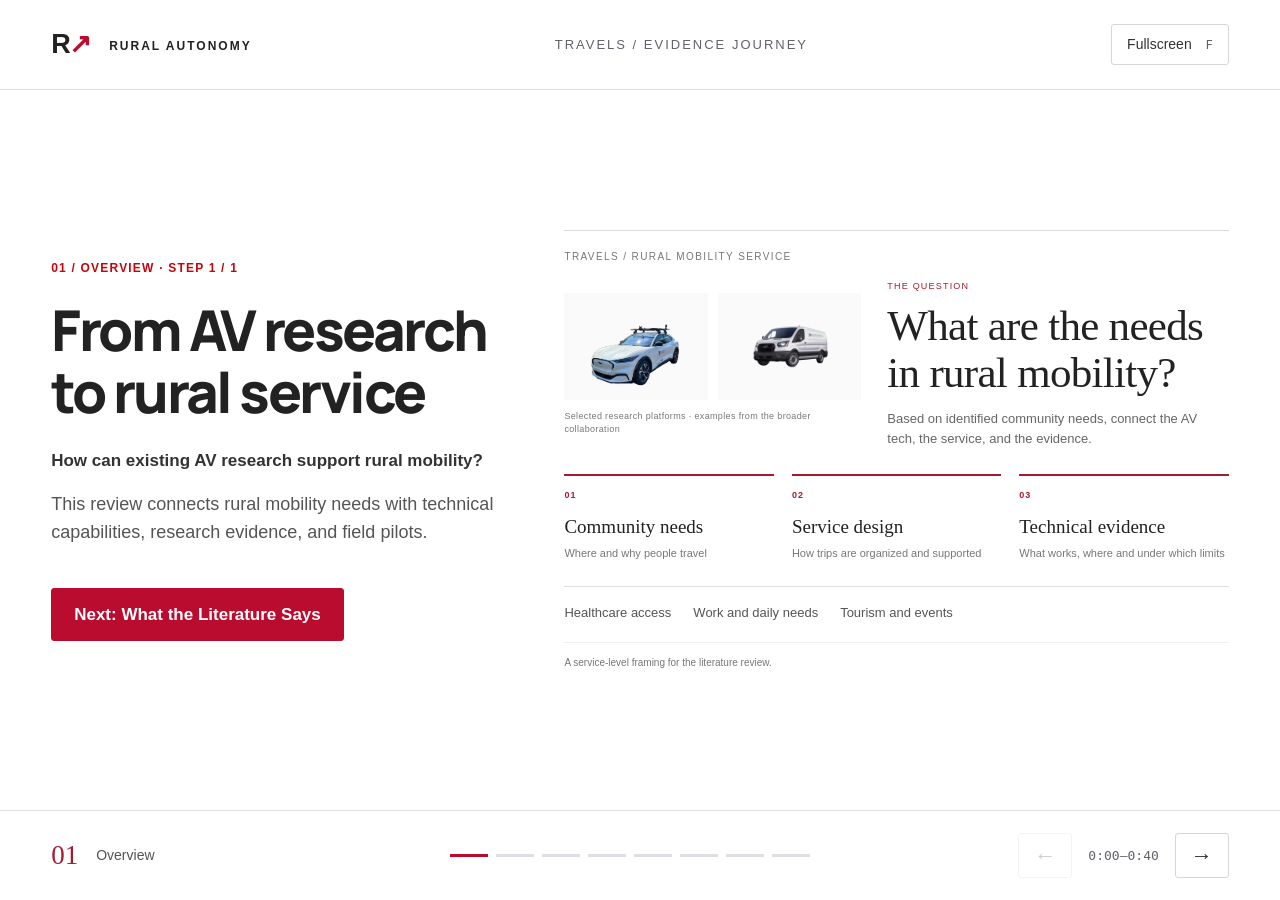
<file: presentation/stage.html>
<!doctype html>
<html lang="en"><head><meta charset="utf-8"><meta name="viewport" content="width=device-width,initial-scale=1"><title>Rural Autonomy · An Evidence Journey</title><meta name="description" content="An interactive ten-minute presentation connecting rural mobility needs, autonomous vehicle capabilities, research evidence, and field pilots."><link rel="icon" href="data:image/svg+xml,%3Csvg xmlns='http://www.w3.org/2000/svg' viewBox='0 0 32 32'%3E%3Crect width='32' height='32' rx='8' fill='%230c1421'/%3E%3Cpath d='M9 26V6h8a6 6 0 010 12H9m8 0 7 8' fill='none' stroke='%23ff526c' stroke-width='3'/%3E%3C/svg%3E"><link rel="stylesheet" href="style.css?v=75db200c"><link rel="stylesheet" href="editorial.css?v=ccbe0d3c"><link rel="stylesheet" href="story.css?v=6d9bc56c"></head>
<body><header><a class="brand" href="#1">R<span>↗</span> <b>RURAL AUTONOMY</b></a><span class="edition">TRAVELS / EVIDENCE JOURNEY</span><div class="tools"><button id="fullButton" title="Fullscreen (F)">Fullscreen <kbd>F</kbd></button></div></header>
<main id="stage" tabindex="-1"><section class="narrative"><div class="eyebrow" id="eyebrow"></div><h1 id="title"></h1><p class="intro" id="intro"></p><div id="details"></div><div id="actions"></div></section><section class="visual" id="visual" aria-label="Interactive research visualization"></section></main>
<footer><div class="chapter"><span id="number">01</span><span id="chapterName"></span></div><nav id="chapters" aria-label="Presentation chapters"></nav><div class="navigation"><button id="prev" aria-label="Previous chapter">←</button><span id="time">0:00–1:00</span><button id="next" aria-label="Next chapter">→</button></div></footer>

<dialog id="sourceDialog"><button class="close" aria-label="Close evidence details">×</button><div id="sourceContent"></div></dialog><div id="announcement" class="sr" aria-live="polite"></div>
<script src="../data.js?v=16712b63"></script><script src="media.js?v=0f11c38e"></script><script src="beats.js?v=2de508de"></script><script src="story.js?v=f6fb481c"></script><script src="app.js?v=ef863f14"></script></body></html>
</file>
<file: presentation/style.css>
:root{color-scheme:dark;--bg:#0b111c;--surface:#101b2a;--ink:#f1f4f9;--muted:#a6b1c2;--line:#283447;--red:#ff526c;--blue:#6cbfcf;--gold:#f0c27d}*{box-sizing:border-box}body{margin:0;background:var(--bg);color:var(--ink);font:17px/1.5 'Segoe UI',Arial,sans-serif;min-height:100svh}button,a{-webkit-tap-highlight-color:transparent}button{font:inherit;color:inherit;background:transparent;border:1px solid var(--line);border-radius:7px;padding:9px 15px;cursor:pointer}button:hover{border-color:var(--muted);background:#ffffff08}button:focus-visible,a:focus-visible{outline:3px solid var(--blue);outline-offset:5px}button:disabled{opacity:.25;cursor:default}a{color:inherit}header{height:90px;display:flex;align-items:center;justify-content:space-between;padding:0 4vw;border-bottom:1px solid var(--line);gap:20px}.brand{text-decoration:none;font-size:27px;font-weight:800;letter-spacing:-2px;white-space:nowrap}.brand span{color:var(--red)}.brand b{font-size:12px;letter-spacing:2px;margin-left:14px;vertical-align:middle}.edition,.eyebrow{font-size:13px;letter-spacing:2px;color:var(--muted)}.tools{display:flex;gap:10px}.tools button{font-size:14px}kbd{font:12px monospace;color:var(--muted);margin-left:10px}main{display:grid;grid-template-columns:43% 57%;min-height:calc(100svh - 180px);align-items:center;padding:35px 4vw;gap:12px}.narrative{padding-right:45px;z-index:2}.eyebrow{color:var(--red);margin-bottom:22px}h1{font-size:clamp(38px,4.4vw,74px);line-height:1.045;letter-spacing:-2.6px;font-weight:600;margin:0 0 27px;text-wrap:balance}h1 em{font-style:normal;color:var(--red)}.intro{font-size:clamp(18px,1.5vw,23px);line-height:1.5;color:var(--muted);max-width:560px;margin-bottom:28px}.detail{padding:13px 0;border-top:1px solid var(--line);max-width:520px;font-size:17px}.detail strong{display:block;color:var(--ink);font-weight:500}.detail span{color:var(--muted);font-size:15px}.action{background:var(--ink);color:var(--bg);border:0;font-weight:600;padding:13px 22px;margin:13px 8px 0 0}.action:hover{background:white}.secondary{margin:13px 0 0;font-size:15px}.visual{position:relative;min-width:0;width:100%;height:550px;display:flex;align-items:center;justify-content:center}.visual svg{width:100%;height:100%;overflow:visible}.route-base{fill:none;stroke:#25354a;stroke-width:46;stroke-linecap:round;stroke-linejoin:round}.route-line{fill:none;stroke:var(--blue);stroke-width:3;stroke-dasharray:7 9}.route-active{fill:none;stroke:var(--blue);stroke-width:4;stroke-dasharray:1100;stroke-dashoffset:0;animation:draw 1.8s ease-out}.map-label{font-size:16px;fill:var(--ink);font-family:'Segoe UI',sans-serif}.map-small{font-size:12px;fill:var(--muted)}.map-title{position:absolute;left:15px;top:8px;font-size:13px;letter-spacing:2px;color:var(--muted)}.caption{position:absolute;bottom:3px;left:15px;right:15px;color:var(--muted);font-size:13px}.vehicle{filter:drop-shadow(0 0 14px #6cbfcf88);transition:transform 1s}.hazard{cursor:pointer}.hazard circle{transition:r .2s}.hazard:hover circle{r:21}.hazard:focus{outline:none}.hazard:focus circle{stroke:white;stroke-width:4}.visual .state{position:absolute;bottom:55px;left:18px;font-size:15px;color:var(--blue);max-width:95%}.signal-loss .route-active{stroke:var(--gold)}.signal-loss .state{color:var(--gold)}.module-label{font-size:16px;fill:var(--ink)}.module-box{fill:var(--surface);stroke:var(--line);stroke-width:1}.module-box.t2{stroke:#6cbfcf70}.point-area{display:grid;grid-template-columns:repeat(14,1fr);gap:12px;width:94%;padding:52px 0 98px;align-self:center}.point{border:0;border-radius:50%;padding:0;aspect-ratio:1;width:100%;background:#5b829b;transition:background .55s,opacity .55s,transform .25s;min-width:0}.point:hover{transform:scale(1.5);background:white!important}.point.direct{background:var(--red)}.point.context{background:#f0c27d}.point-area.focus .point:not(.direct){opacity:.16}.evidence-stat{position:absolute;right:30px;bottom:22px;display:flex;align-items:baseline;gap:12px}.evidence-stat b{font-size:62px;line-height:1;color:var(--red);font-weight:500;letter-spacing:-3px}.evidence-stat span{font-size:14px;color:var(--muted)}.legend{position:absolute;top:3px;left:15px;display:flex;flex-wrap:wrap;gap:18px;font-size:13px;color:var(--muted)}.legend i{display:inline-block;width:8px;height:8px;border-radius:50%;margin-right:7px}.pilot-list{width:100%;padding:25px}.pilot{display:grid;grid-template-columns:46px 1fr auto;align-items:center;width:100%;padding:24px 0;border:0;border-bottom:1px solid var(--line);border-radius:0;text-align:left;gap:16px}.pilot .idx{color:var(--red);font:14px monospace}.pilot strong{display:block;font-size:25px;font-weight:500}.pilot small{color:var(--muted);font-size:15px}.pilot .mode{font-size:14px;color:var(--blue)}.pilot-details{padding:22px 0;min-height:100px;font-size:17px;color:var(--muted)}.pilot.selected strong{color:var(--red)}.pilot:hover{background:none}.timeline{width:90%;border-left:1px solid var(--line);padding-left:34px}.step{position:relative;margin:28px 0;color:var(--muted);opacity:.35;transition:opacity .4s}.step.active{opacity:1}.step:before{content:'';width:10px;height:10px;border:2px solid var(--muted);background:var(--bg);border-radius:50%;position:absolute;left:-41px;top:15px}.step.active:before{background:var(--red);border-color:var(--red)}.step strong{display:block;font-size:27px;font-weight:500;color:var(--ink)}.step small{font-size:16px}.measure{margin-top:34px;padding-top:20px;border-top:1px solid var(--line);font-size:15px}.measure b{color:var(--blue);font-weight:500}footer{height:90px;border-top:1px solid var(--line);display:flex;align-items:center;justify-content:space-between;padding:0 4vw;gap:20px}.chapter{display:flex;gap:18px;align-items:center;font-size:14px;min-width:190px}#number{font-size:27px;color:var(--red);font-weight:300}nav{display:flex;gap:8px}nav button{border:0;border-radius:0;width:38px;height:32px;position:relative;padding:0}nav button:before{content:'';display:block;height:3px;background:var(--line);width:100%}nav button[aria-current=true]:before{background:var(--red)}.navigation{display:flex;gap:16px;align-items:center}.navigation button{font-size:22px;padding:5px 15px}#time{font:13px monospace;color:var(--muted);white-space:nowrap}#speaker{position:fixed;right:25px;top:100px;bottom:105px;width:min(550px,90vw);background:#162334f5;backdrop-filter:blur(25px);border:1px solid #506079;border-radius:10px;padding:25px;z-index:10;overflow:auto;box-shadow:0 20px 90px #0008}.speaker-head{display:flex;justify-content:space-between;align-items:center}#speakerText{white-space:pre-line;font-size:20px}#speaker small{color:var(--gold)}dialog{background:#142031;color:var(--ink);border:1px solid #35475e;border-radius:15px;padding:42px;max-width:760px;width:90vw;max-height:85svh}dialog::backdrop{background:#030710bb;backdrop-filter:blur(9px)}dialog h2{font-size:30px;line-height:1.25;margin-top:20px}dialog p{color:var(--muted)}dialog .close{float:right}.source-link{display:inline-block;margin:15px 0;color:var(--blue)}.tag{color:var(--red);font-size:14px}.sr{position:absolute;width:1px;height:1px;padding:0;margin:-1px;overflow:hidden;clip:rect(0,0,0,0);white-space:nowrap;border:0}.enter{animation:enter .55s ease both}@keyframes enter{from{opacity:0;transform:translateY(12px)}to{opacity:1;transform:translateY(0)}}@keyframes draw{from{stroke-dashoffset:1100}to{stroke-dashoffset:0}}@media(prefers-reduced-motion:reduce){*,*:before{animation:none!important;transition:none!important}}@media(min-width:1600px){main{padding-top:60px;padding-bottom:60px}.visual{height:620px}}@media(max-width:1000px){.edition{display:none}.narrative{padding-right:20px}h1{font-size:44px}.visual{height:470px}.point-area{gap:9px}.pilot{grid-template-columns:30px 1fr}.pilot .mode{grid-column:2}nav button{width:24px}.chapter{min-width:140px}}@media(max-width:720px){header{height:76px;padding:0 20px}.brand b{font-size:10px;letter-spacing:1px}.tools button{font-size:12px;padding:8px}.tools kbd{display:none}main{display:block;padding:30px 22px;min-height:calc(100svh - 156px)}h1{font-size:45px;max-width:600px}.narrative{padding:0}.intro{font-size:19px}.visual{height:440px;margin-top:25px}.eyebrow{font-size:12px}.detail{padding:10px 0}.point-area{gap:9px}.pilot-list{padding:0}.pilot{padding:18px 0}.pilot strong{font-size:23px}footer{height:80px;padding:0 18px;position:sticky;bottom:0;background:var(--bg);z-index:4}nav{display:none}.chapter{min-width:0;font-size:12px;gap:8px}.navigation{gap:8px}#time{font-size:11px}.caption{font-size:12px}.evidence-stat b{font-size:50px}.legend{font-size:12px;gap:10px}#speaker{top:80px;bottom:90px}dialog{padding:24px}.map-small{font-size:13px}}@media print{header,.tools,footer,#speaker{display:none}body{background:white;color:black}main{display:block}.visual{break-inside:avoid}}

body.embedded header{display:none}body.embedded main{min-height:calc(100svh - 68px);padding:24px 28px 8px;display:flex;flex-direction:column;align-items:stretch;gap:0}body.embedded .narrative{padding:0}body.embedded .eyebrow{font-size:11px;margin-bottom:12px}body.embedded h1{font-size:clamp(30px,5.7vw,48px);line-height:1.04;letter-spacing:-1.3px;margin:0 0 15px}body.embedded .intro{font-size:17px;line-height:1.45;margin:0 0 12px;max-width:800px}body.embedded #details{display:none}body.embedded .action{font-size:14px;margin:0 6px 8px 0;padding:9px 14px}body.embedded .secondary{font-size:13px;margin:0 0 8px}body.embedded .visual{height:clamp(260px,42svh,440px);min-height:260px;margin:6px 0 0}body.embedded footer{height:68px;padding:0 24px;position:sticky;bottom:0;background:var(--bg)}body.embedded .chapter{font-size:12px;min-width:0}body.embedded nav{display:none}body.embedded #number{font-size:22px}body.embedded .point-area{width:88%;padding-top:34px;padding-bottom:66px;gap:8px;max-width:540px}body.embedded .legend{font-size:11px;gap:10px}body.embedded .evidence-stat{bottom:4px}body.embedded .evidence-stat b{font-size:45px}body.embedded .caption{font-size:11px}body.embedded .map-title{font-size:11px}body.embedded .state{bottom:32px;font-size:12px}body.embedded .pilot-list{padding:0}body.embedded .pilot{padding:10px 0;grid-template-columns:25px 1fr auto;gap:10px}body.embedded .pilot strong{font-size:20px}body.embedded .pilot small{font-size:12px}body.embedded .pilot .mode{font-size:12px;grid-column:auto}body.embedded .pilot-details{font-size:14px;min-height:55px;padding:12px 0}body.embedded .timeline{padding-left:27px}body.embedded .step{margin:13px 0}body.embedded .step strong{font-size:20px}body.embedded .step small{font-size:13px}body.embedded .step:before{left:-34px;top:10px}body.embedded .measure{margin-top:15px;padding-top:12px;font-size:12px}body.embedded #speaker{top:12px;bottom:75px;right:12px;width:calc(100% - 24px)}body.embedded #speakerText{font-size:18px}@media(max-height:700px){body.embedded main{padding-top:15px}body.embedded h1{font-size:32px}body.embedded .intro{font-size:15px}body.embedded .visual{height:290px;min-height:290px}body.embedded .eyebrow{margin-bottom:7px}}@media(min-width:1050px){body.embedded main{display:grid;grid-template-columns:43% 57%;align-items:center;gap:12px;padding:30px}body.embedded .visual{height:550px}body.embedded .narrative{padding-right:20px}body.embedded h1{font-size:56px}body.embedded #details{display:block}body.embedded .intro{font-size:21px}}
</file>
<file: presentation/editorial.css>
/* Reading companion: typography and diagrams follow the source review. */
:root{color-scheme:light;--bg:#fff;--surface:#fff;--ink:#222;--muted:#60636a;--line:#dddfe2;--red:#a51c30;--blue:#315b78;--gold:#93702c}body{background:#fff;color:#222;font-family:Arial,sans-serif}header,footer{background:#fff}.brand b{color:#222}button{border-color:#d4d6d9;border-radius:3px;color:#333}button:hover{background:#f4f4f4;border-color:#94989f}button:focus-visible,a:focus-visible{outline-color:#a51c30}h1{font-family:Georgia,'Times New Roman',serif;font-weight:400;letter-spacing:-.7px;line-height:1.1}h1 em{color:inherit}.eyebrow{color:#757575;letter-spacing:1.2px;font-size:12px}.intro{color:#555;font-size:18px;line-height:1.55}.action{background:#a51c30;color:white;border:1px solid #a51c30;font-weight:400;border-radius:3px}.action:hover{background:#851a2a;color:white}.secondary{border:0;text-decoration:underline;text-underline-offset:4px;color:#555;padding-left:8px;padding-right:8px}.map-title{letter-spacing:1px;color:#777}.route-base{stroke:#f0f0f0;stroke-width:30}.route-line{stroke:#777;stroke-width:2;stroke-dasharray:5 6}.route-active{stroke:#a51c30;stroke-width:2.5}.vehicle{filter:none}.map-label{fill:#333}.map-small{fill:#6a6a6a}.module-box{fill:#fafafa;stroke:#aeb2b6;stroke-width:1}.module-box.t2{fill:#fff;stroke:#a51c30}.module-label{fill:#222}.caption{color:#777;font-size:12px;border-top:1px solid #eee;padding-top:9px}.visual .state{color:#555}.point{background:#c3c8cd;border-radius:2px}.point.direct{background:#a51c30}.point.context{background:#a78d58}.point:hover{background:#315b78!important;transform:scale(1.18)}.point-area.focus .point:not(.direct){opacity:.18}.evidence-stat b{font-family:Georgia,serif;color:#a51c30;font-size:48px;letter-spacing:-1px}.legend{color:#555}.legend i{border-radius:0}.pilot strong{font-family:Georgia,serif;font-weight:400}.pilot .idx{color:#888}.pilot .mode{color:#666}.pilot.selected strong{color:#a51c30}.pilot.selected{border-bottom-color:#a51c30}.pilot-details{color:#555;font-size:16px}.step strong{font-family:Georgia,serif;font-weight:400}.step:before{background:white}.measure b{color:#a51c30}.chapter{color:#555}#number{color:#a51c30;font-family:Georgia,serif}.navigation button{color:#333}#speaker{background:#fffdf6;border-color:#c9c4b3;backdrop-filter:none;box-shadow:0 12px 45px #0002}#speakerText{color:#333}#speaker small{color:#756b4f}dialog{background:white;color:#222;border-color:#c8c8c8;border-radius:5px;box-shadow:0 15px 80px #0003}dialog::backdrop{background:#1117;backdrop-filter:blur(3px)}dialog h2{font-family:Georgia,serif;font-weight:400}.tag{color:#a51c30}.source-link{color:#a51c30}.detail{border-color:#ddd}.detail strong{color:#333}.detail span{color:#777}
body.embedded main{padding:30px 34px 10px;min-height:calc(100svh - 62px)}body.embedded h1{font-family:Georgia,'Times New Roman',serif;font-weight:400;font-size:clamp(27px,4.4vw,41px);letter-spacing:-.5px;line-height:1.13;margin-bottom:17px;max-width:720px}body.embedded .eyebrow{font-size:11px;color:#888;letter-spacing:1.4px;margin-bottom:19px}body.embedded .intro{font-size:16px;line-height:1.6;color:#555;max-width:660px;margin-bottom:18px}body.embedded .visual{height:clamp(310px,48svh,500px);min-height:310px;margin-top:20px}body.embedded .action{font-size:13px;padding:8px 12px;margin-bottom:0}body.embedded .secondary{font-size:13px;margin-bottom:0}body.embedded .map-title{top:0;font-size:10px;letter-spacing:1.1px}body.embedded .caption{font-size:11px;bottom:0}body.embedded .state{font-size:12px;bottom:38px;left:15px}body.embedded footer{height:62px;background:white;border-color:#e0e0e0;padding:0 30px}body.embedded .navigation button{display:none}body.embedded .navigation{gap:0}body.embedded .chapter{font-size:12px;gap:12px}body.embedded #number{font-size:21px}body.embedded nav{display:flex;gap:5px}body.embedded nav button{width:20px;height:25px}body.embedded nav button:before{height:2px;background:#d5d5d5}body.embedded nav button[aria-current=true]:before{background:#a51c30}body.embedded .evidence-stat b{font-size:44px}body.embedded .evidence-stat span{font-size:12px}body.embedded .point-area{gap:9px;max-width:540px;padding-bottom:75px}body.embedded .pilot{padding:16px 0}body.embedded .pilot strong{font-size:22px}body.embedded .pilot-details{font-size:15px;padding:20px 0}body.embedded .timeline{padding-left:30px}body.embedded .step{margin:23px 0}body.embedded .step strong{font-size:24px}body.embedded .step small{font-size:14px}body.embedded .step:before{left:-37px}body.embedded .measure{font-size:13px;line-height:1.7;margin-top:25px}body.embedded #speaker{top:12px;bottom:70px}
@media(max-height:740px){body.embedded main{padding:19px 25px 8px}body.embedded .eyebrow{margin-bottom:12px}body.embedded h1{font-size:29px}body.embedded .intro{font-size:15px;margin-bottom:13px}body.embedded .visual{height:310px;min-height:310px;margin-top:15px}body.embedded .pilot{padding:9px 0}body.embedded .step{margin:12px 0}body.embedded .step strong{font-size:21px}body.embedded .measure{margin-top:12px}}@media(min-width:1050px){body.embedded main{display:grid;grid-template-columns:39% 61%;align-items:center;gap:24px;padding:45px}body.embedded h1{font-size:48px}body.embedded .intro{font-size:20px}body.embedded .visual{height:570px}body.embedded .narrative{padding-right:12px}}@media(max-width:450px){body.embedded main{padding-left:20px;padding-right:20px}body.embedded h1{font-size:30px}body.embedded .intro{font-size:15px}body.embedded .visual{height:330px}body.embedded .pilot strong{font-size:18px}body.embedded nav{display:none}}
#beatLead{font-size:17px;font-weight:600;color:#333;line-height:1.35;margin:0 0 8px}body.embedded .intro{margin-bottom:13px}body.embedded h1{margin-bottom:13px}body.embedded .visual{margin-top:12px}body.embedded .eyebrow{letter-spacing:1px}@media(max-height:740px){body.embedded .visual{height:285px;min-height:285px}#beatLead{font-size:15px}}
/* Keep diagrams, outcomes and captions in document flow at every pane size. */
.visual,body.embedded .visual{height:auto;min-height:0;display:flex;flex-direction:column;align-items:stretch;justify-content:flex-start;gap:16px}
.visual svg,body.embedded .visual svg{display:block;flex:none;width:100%;height:clamp(260px,42svh,500px);overflow:hidden}
.visual .map-title,.visual .caption,.visual .state,.visual .legend,.visual .evidence-stat,body.embedded .visual .map-title,body.embedded .visual .caption,body.embedded .visual .state,body.embedded .visual .legend,body.embedded .visual .evidence-stat{position:static;max-width:100%;margin:0}
.visual .caption,body.embedded .visual .caption{padding-top:12px;line-height:1.5}
.visual .state,body.embedded .visual .state{line-height:1.5}
.visual .point-area,body.embedded .visual .point-area{width:100%;padding:12px 0;align-self:center}
.visual .evidence-stat{justify-content:flex-end;flex-wrap:wrap}
.visual .timeline{width:100%;margin:0 0 0 8px;width:calc(100% - 8px)}
.visual .pilot-list{min-width:0}
.visual .measure{padding-bottom:4px}
footer,body.embedded footer{position:static;flex-shrink:0}
main,body.embedded main{grid-template-columns:minmax(0,43fr) minmax(0,57fr)}
@media(min-width:1050px){body.embedded main{grid-template-columns:minmax(0,39fr) minmax(0,61fr)}}
@media(max-width:450px){body.embedded .pilot{grid-template-columns:24px minmax(0,1fr)}body.embedded .pilot .mode{grid-column:2}}
/* Field photography: one image, one place, one operating lesson. */
.field-photo{margin:0;min-width:0}.photo-window{overflow:hidden;background:#edf0ee;aspect-ratio:16/10}.photo-shot{display:block;width:100%;height:100%;object-fit:cover;animation:photo-reveal .65s ease-out both}.field-photo figcaption{display:flex;justify-content:space-between;gap:12px;padding:9px 0;font-size:10px;color:#777;line-height:1.5}.field-photo figcaption span{letter-spacing:1px;white-space:nowrap}.field-photo figcaption a{color:inherit;text-align:right;text-decoration:none}.field-photo figcaption a:hover{text-decoration:underline}.pilot-gallery{width:100%}.pilot-tabs{display:grid;grid-template-columns:repeat(4,minmax(0,1fr));gap:0;margin-bottom:18px;border-bottom:1px solid #ddd}.pilot-tabs button{border:0;border-bottom:2px solid transparent;border-radius:0;padding:10px 4px;text-align:left;font-size:14px;color:#777}.pilot-tabs button span{display:block;font-size:10px;letter-spacing:1px;margin-bottom:5px;color:#888}.pilot-tabs button[aria-pressed=true]{border-bottom-color:#a51c30;color:#a51c30}.pilot-heading{display:flex;align-items:center;justify-content:space-between;gap:15px;margin-top:16px}.pilot-heading h2{font-family:Georgia,serif;font-size:34px;font-weight:400;line-height:1.1;margin:0 0 5px}.pilot-heading p{margin:0;color:#777;font-size:13px}.service-type{font-size:11px;border-top:1px solid #a51c30;padding-top:6px;color:#a51c30;white-space:nowrap}body.embedded .pilot-gallery .pilot-details{padding:14px 0 0;font-size:14px;line-height:1.65;min-height:0}.journey-line{display:flex;align-items:center;gap:16px;margin-top:28px;font-family:Georgia,serif;font-size:22px}.journey-line i{flex:1;height:1px;background:#b8babb;position:relative}.journey-line i:after{content:'';position:absolute;right:0;top:-3px;width:6px;height:6px;border-top:1px solid #a51c30;border-right:1px solid #a51c30;transform:rotate(45deg)}.mission-note{font-size:14px;color:#666;margin:16px 0 24px}.photo-unavailable{display:flex;align-items:center;justify-content:center;padding:30px;color:#777;font-size:13px}.narrative{min-width:0}@keyframes photo-reveal{from{opacity:.25;transform:scale(1.035)}to{opacity:1;transform:scale(1)}}@media(prefers-reduced-motion:reduce){.photo-shot{animation:none}}@media(max-width:450px){.pilot-tabs button{font-size:12px}.field-photo figcaption{font-size:9px}.journey-line{font-size:18px;gap:10px}}
.mission-opening{padding:24px 0 0;border-top:1px solid #b7b9bb}.opening-label{font-size:10px;letter-spacing:1.7px;color:#777}.opening-question{font-family:Georgia,serif;font-size:clamp(36px,6.5vw,68px);line-height:1.1;letter-spacing:-1.6px;margin:28px 0 36px}.opening-question em{color:#a51c30;font-weight:400}.opening-evidence{display:grid;grid-template-columns:repeat(3,1fr);gap:16px;margin:32px 0 28px;padding-top:22px;border-top:1px solid #ddd}.opening-evidence strong{display:block;font:32px Georgia,serif;color:#333}.opening-evidence span{font-size:11px;color:#777}.opening-credit{font-size:12px;line-height:1.7;color:#666;margin-bottom:24px}@media(max-width:450px){.opening-question{font-size:38px}.opening-evidence{gap:8px}.opening-evidence span{font-size:10px}}
/* TRAVELS mission: route planning, observed environment, evidence question. */
.project-mission{width:100%;border-top:1px solid #d7d9db;padding-top:18px}.project-kicker{font-size:10px;letter-spacing:1.4px;color:#777;margin-bottom:16px}.route-options{display:flex;flex-wrap:wrap;gap:6px;margin-bottom:16px}.route-options button{font-size:12px;padding:7px 9px}.route-options button[aria-pressed=true]{border-color:#a51c30;color:#a51c30;background:#a51c3008}.route-options .route-enlarge{margin-left:auto;border:0;color:#666;font-size:11px}.route-composition{display:grid;grid-template-columns:minmax(0,58fr) minmax(0,42fr);gap:22px;align-items:start}.project-route{width:100%;height:auto;display:block}.route-facts{padding:4px 0;min-width:0}.route-status{display:block;font-size:9px;letter-spacing:1px;color:#a51c30;margin-bottom:21px}.route-facts>div{border-bottom:1px solid #e2e2e2;padding-bottom:15px;margin-bottom:17px}.route-facts strong{display:block;font-family:Georgia,serif;font-size:30px;font-weight:400;white-space:nowrap;line-height:1.15}.route-facts strong small{font:11px Arial,sans-serif;color:#777}.route-facts div>span{display:block;font-size:11px;color:#777;margin-top:7px}.route-facts p{font-size:12px;color:#555;line-height:1.55;margin:12px 0}.route-journey{display:flex;justify-content:space-between;gap:12px;margin:20px 0;font-family:Georgia,serif;font-size:18px}.route-journey>span:nth-child(2){color:#a51c30}.route-detail-image{display:block;width:100%;height:auto;margin-top:20px}.sensing-figure{margin:0}.sensing-figure video{display:block;width:100%;aspect-ratio:16/9;background:#111}.sensing-figure figcaption{display:flex;justify-content:space-between;gap:10px;margin:9px 0 22px;color:#777;font-size:10px}.sensing-readout p{padding:15px 0;margin:0;border-top:1px solid #e0e0e0}.sensing-readout strong{display:block;font:23px Georgia,serif;font-weight:400}.sensing-readout span{display:block;font-size:13px;line-height:1.6;color:#666;margin-top:6px}.project-mission .caption{margin-top:20px!important}.bridge-question{font:42px/1.12 Georgia,serif;letter-spacing:-1px;margin:20px 0 26px}.bridge-question em{color:#a51c30}.bridge-rows>div{display:grid;grid-template-columns:28px 1fr;gap:4px 8px;border-top:1px solid #ddd;padding:15px 0}.bridge-rows>div>span{grid-row:span 2;font-size:11px;color:#a51c30}.bridge-rows strong{font:21px Georgia,serif;font-weight:400}.bridge-rows small{font-size:12px;color:#777;line-height:1.5}.review-bridge .opening-credit{margin-top:20px}@media(max-width:450px){.route-composition{gap:12px;grid-template-columns:minmax(0,56fr) minmax(0,44fr)}.route-facts strong{font-size:24px}.route-facts p{font-size:11px}.route-status{margin-bottom:14px}.route-journey{font-size:16px}.bridge-question{font-size:35px}}@media(min-width:1050px){.project-route{max-height:470px;object-fit:contain;object-position:top left}.route-facts strong{font-size:42px}}
.clip-play{font-size:12px;padding:7px 11px;margin-top:10px;border-color:#a51c30;color:#a51c30}.sensing-readout{display:grid;grid-template-columns:1fr 1fr;gap:20px}.sensing-readout strong{font-size:21px}.sensing-readout span{font-size:12px}.sensing-figure figcaption{margin-bottom:18px}@media(max-width:400px){.sensing-readout{grid-template-columns:1fr;gap:0}}
.demo-context{margin:0}.demo-scene{position:relative;width:100%;aspect-ratio:4/3;overflow:hidden;background:#e7e9e4}.demo-scene img{position:absolute;top:0;left:0;display:block;width:300%;max-width:none;height:auto;transform:translateX(-33.333333%)}.demo-context figcaption{font-size:11px;line-height:1.6;color:#777;margin-top:10px}.mission-purpose{font:30px/1.2 Georgia,serif;margin:24px 0 18px;letter-spacing:-.4px}.mission-purpose em{color:#a51c30}.mission-credit{font-size:10px;color:#888;line-height:1.5}@media(max-width:450px){.mission-purpose{font-size:25px}}@media(min-width:1050px){.demo-scene{max-height:420px;aspect-ratio:4/3}}
.mission-needs{margin:26px 0}.mission-needs p{border-top:1px solid #ddd;padding:17px 0;margin:0}.mission-needs strong{display:block;font:23px Georgia,serif;font-weight:400}.mission-needs span{display:block;margin-top:7px;font-size:13px;color:#777;line-height:1.6}

.mission-journey .journey-line{margin:24px 0 32px}

/* The opening frames the review around service needs rather than individual institutions. */
.platform-overview{display:grid;grid-template-columns:minmax(0,1fr) minmax(0,1.15fr);gap:26px;align-items:center;margin:4px 0 25px}
.platform-strip{display:grid;grid-template-columns:repeat(2,minmax(0,1fr));gap:10px;min-width:0}
.platform-frame{display:flex;align-items:center;justify-content:center;aspect-ratio:1.35;margin:0;overflow:hidden;background:#fafafa}
.platform-frame img{display:block;width:100%;height:100%;object-fit:contain;animation:platform-arrive .55s ease-out both}
.platform-frame:nth-child(2) img{animation-delay:.08s}
.platform-note{grid-column:1/-1;margin:0;font-size:9px;line-height:1.45;letter-spacing:.35px;color:#777}
.service-question{max-width:620px;margin:0}
.service-question>span{display:block;font-size:9px;letter-spacing:1.2px;color:#a51c30;margin-bottom:10px}
.service-question>strong{display:block;font:clamp(29px,5vw,43px)/1.08 Georgia,serif;font-weight:400;letter-spacing:-.7px}
.service-question>p{max-width:540px;margin:13px 0 0;color:#666;font-size:13px;line-height:1.55}
.service-path{display:grid;grid-template-columns:repeat(3,minmax(0,1fr));gap:18px;margin:0 0 24px}
.service-path>div{border-top:2px solid #a51c30;padding:13px 4px 0 0;min-width:0}
.service-path b{display:block;font-size:9px;letter-spacing:1px;color:#a51c30;margin-bottom:13px}
.service-path strong{display:block;font:19px/1.2 Georgia,serif;font-weight:400}
.service-path span{display:block;margin-top:7px;font-size:11px;line-height:1.45;color:#777}
.mission-services{display:flex;flex-wrap:wrap;gap:10px 22px;padding-top:16px;border-top:1px solid #ddd;font-size:13px;color:#555}
.mission-service .caption{font-size:10px}
@keyframes platform-arrive{from{opacity:0;transform:translateY(8px)}to{opacity:1;transform:translateY(0)}}
@media(max-width:450px){.platform-overview{grid-template-columns:1fr;gap:16px;margin-bottom:20px}.platform-frame{aspect-ratio:1.65}.service-question>strong{font-size:29px}.service-path{gap:10px}.service-path strong{font-size:16px}.service-path span{font-size:10px}.mission-services{gap:9px 16px;font-size:12px}}
@media(prefers-reduced-motion:reduce){.platform-frame img{animation:none}}

@media(max-width:540px){body.embedded nav{display:none}}

/* Match the typography and campus accents of the review. */
@font-face {
  font-family: Manrope;
  src: url("../assets/fonts/manrope-latin-wght-normal.woff2") format("woff2");
  font-weight: 200 800;
  font-style: normal;
  font-display: swap;
}
:root {
  --red: #BA0C2F;
  --uw-red: #C5050C;
  --display: 'Avenir Next', Manrope, 'Segoe UI', sans-serif;
}
h1, body.embedded h1, dialog h2 {
  font-family: var(--display);
  font-weight: 800;
  letter-spacing: -.045em;
}
.eyebrow, body.embedded .eyebrow { color: var(--uw-red); font-weight: 800; }
.action { background: var(--red); border-color: var(--red); font-weight: 700; }
.route-active { stroke: var(--red); }
body.embedded nav button[aria-current=true]:before { background: var(--red); }
</file>
<file: presentation/story.css>
/* Flat, readable explanations that follow the source website's argument. */
.review-story{width:100%;min-width:0;border-top:1px solid #d8d8d8;padding-top:21px;color:#333}
.story-kicker{color:#777;font-size:11px;line-height:1.5;letter-spacing:1.1px;margin:0 0 22px}
.story-statement{font-family:Georgia,'Times New Roman',serif;font-size:clamp(28px,4.8vw,39px);font-weight:400;line-height:1.13;letter-spacing:-.5px;margin:0 0 26px;max-width:650px}
.story-rows{border-top:1px solid #e2e2e2}
.story-rows>div{display:grid;grid-template-columns:minmax(90px,25%) minmax(0,1fr);gap:12px 20px;padding:17px 0;border-bottom:1px solid #e2e2e2;align-items:start}
.story-rows>div>span{color:#a51c30;font-size:12px;line-height:1.55;padding-top:2px}
.review-story p{font-size:14px;line-height:1.6;margin:0;color:#565656;overflow-wrap:anywhere}
.review-story .story-footnote{font-size:11px;color:#777;line-height:1.6;margin:18px 0 0}
.story-method-flow>div,.story-trail-row{display:grid;grid-template-columns:27px minmax(0,1fr);gap:15px;align-items:start;border-top:1px solid #e2e2e2;padding:19px 0}
.story-number{font-family:Georgia,'Times New Roman',serif;font-size:19px;line-height:1.2;color:#a51c30;padding-top:2px}
.review-story h2{font-family:Georgia,'Times New Roman',serif;font-size:clamp(22px,3.4vw,28px);font-weight:400;line-height:1.2;color:#292929;letter-spacing:-.2px;margin:0 0 9px}
.story-metrics{display:grid;grid-template-columns:repeat(3,minmax(0,1fr));gap:12px;margin:0 0 24px}
.story-metrics strong{display:block;color:#a51c30;font-family:Georgia,'Times New Roman',serif;font-size:clamp(34px,6vw,48px);font-weight:400;line-height:1.1}
.story-metrics span{display:block;font-size:12px;line-height:1.5;color:#666;margin-top:7px}
.review-story .story-boundary{margin-top:18px;color:#555;font-size:13px}
.story-citations{display:flex;align-items:baseline;flex-wrap:wrap;gap:4px 8px;margin-top:16px;font-size:11px;color:#777}
.story-citations>span{margin-right:4px}
.story-citations button{font-size:12px;padding:3px 1px;min-width:25px;border:0;border-radius:0;text-decoration:underline;text-underline-offset:3px;color:#a51c30}
.story-citations button:hover,.story-source-title:hover{background:#f7f5f5;color:#851a2a}
.review-story .story-trail-label{text-transform:uppercase;letter-spacing:.8px;font-size:10px;color:#777;line-height:1.5;margin-bottom:7px}
.review-story .story-direction{font-size:12px;color:#82601e}
.story-source-title{display:block;font-family:Georgia,'Times New Roman',serif;font-weight:400;font-size:19px;line-height:1.3;padding:0;text-align:left;border:0;border-radius:0;color:#333;overflow-wrap:anywhere;text-decoration:underline;text-decoration-color:#bcbcbc;text-underline-offset:4px}
.review-story .story-source-meta{font-size:11px;color:#777;margin-top:8px}
.story-source-coding{display:flex;flex-wrap:wrap;gap:5px 16px;font-size:11px;line-height:1.5;color:#a51c30;margin-top:12px}
.story-source-coding span{padding-bottom:3px;border-bottom:1px solid #d9c1c6}
.story-theme-link{font:inherit;line-height:inherit;text-align:left;border:0;padding:0;text-decoration:underline;text-decoration-color:#bcbcbc;text-underline-offset:4px}
@media(max-width:450px){.story-rows>div{grid-template-columns:1fr;gap:5px;padding:14px 0}.story-kicker{margin-bottom:18px}.story-statement{font-size:29px;margin-bottom:23px}.review-story p{font-size:13px}.story-source-title{font-size:18px}.story-metrics{gap:8px}.story-metrics span{font-size:11px}.story-method-flow>div,.story-trail-row{gap:10px;padding:16px 0}}
</file>
